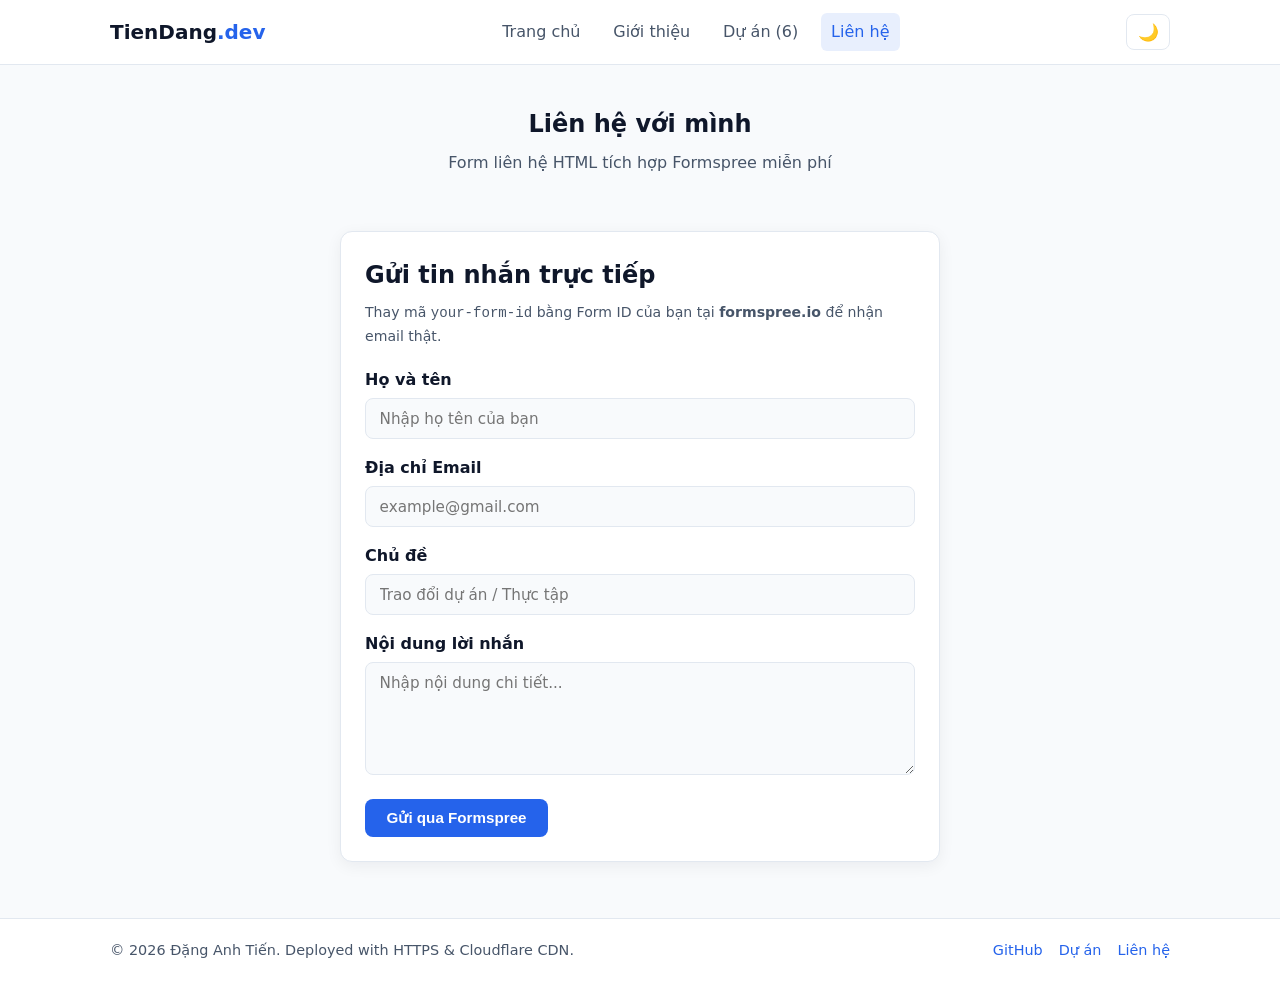
<file: contact.html>
<!DOCTYPE html>
<html lang="vi">
<head>
  <meta charset="UTF-8">
  <meta name="viewport" content="width=device-width, initial-scale=1.0">
  <title>Liên hệ | Đặng Anh Tiến</title>
  <link rel="stylesheet" href="css/style.css">
</head>
<body>
  <header class="navbar">
    <div class="container nav-container">
      <a href="index.html" class="logo">TienDang<span>.dev</span></a>
      <nav class="nav-links" id="navLinks">
        <a href="index.html">Trang chủ</a>
        <a href="about.html">Giới thiệu</a>
        <a href="projects.html">Dự án (6)</a>
        <a href="contact.html" class="active">Liên hệ</a>
      </nav>
      <div class="nav-actions">
        <button id="themeToggle" class="theme-btn" aria-label="Chuyển giao diện Sáng/Tối">🌙</button>
        <button id="menuToggle" class="menu-btn" aria-label="Mở menu">☰</button>
      </div>
    </div>
  </header>

  <main>
    <section class="page-banner reveal">
      <div class="container">
        <h1>Liên hệ với mình</h1>
        <p>Form liên hệ HTML tích hợp Formspree miễn phí</p>
      </div>
    </section>

    <section class="section reveal">
      <div class="container contact-wrapper">
        <div class="card-box">
          <h2>Gửi tin nhắn trực tiếp</h2>
          <p class="form-note">Thay mã <code>your-form-id</code> bằng Form ID của bạn tại <strong>formspree.io</strong> để nhận email thật.</p>
          <form action="https://formspree.io/f/your-form-id" method="POST" class="contact-form">
            <div class="form-group">
              <label for="name">Họ và tên</label>
              <input type="text" id="name" name="name" placeholder="Nhập họ tên của bạn" required>
            </div>
            <div class="form-group">
              <label for="email">Địa chỉ Email</label>
              <input type="email" id="email" name="email" placeholder="example@gmail.com" required>
            </div>
            <div class="form-group">
              <label for="subject">Chủ đề</label>
              <input type="text" id="subject" name="subject" placeholder="Trao đổi dự án / Thực tập" required>
            </div>
            <div class="form-group">
              <label for="message">Nội dung lời nhắn</label>
              <textarea id="message" name="message" rows="5" placeholder="Nhập nội dung chi tiết..." required></textarea>
            </div>
            <button type="submit" class="btn btn-primary">Gửi qua Formspree</button>
          </form>
        </div>
      </div>
    </section>
  </main>

  <footer class="footer">
    <div class="container footer-content">
      <p>&copy; 2026 Đặng Anh Tiến. Deployed with HTTPS &amp; Cloudflare CDN.</p>
      <div class="footer-links">
        <a href="https://github.com/danganhtien21022005-sys" target="_blank" rel="noopener">GitHub</a>
        <a href="projects.html">Dự án</a>
        <a href="contact.html">Liên hệ</a>
      </div>
    </div>
  </footer>

  <script src="js/script.js"></script>
</body>
</html>
</file>
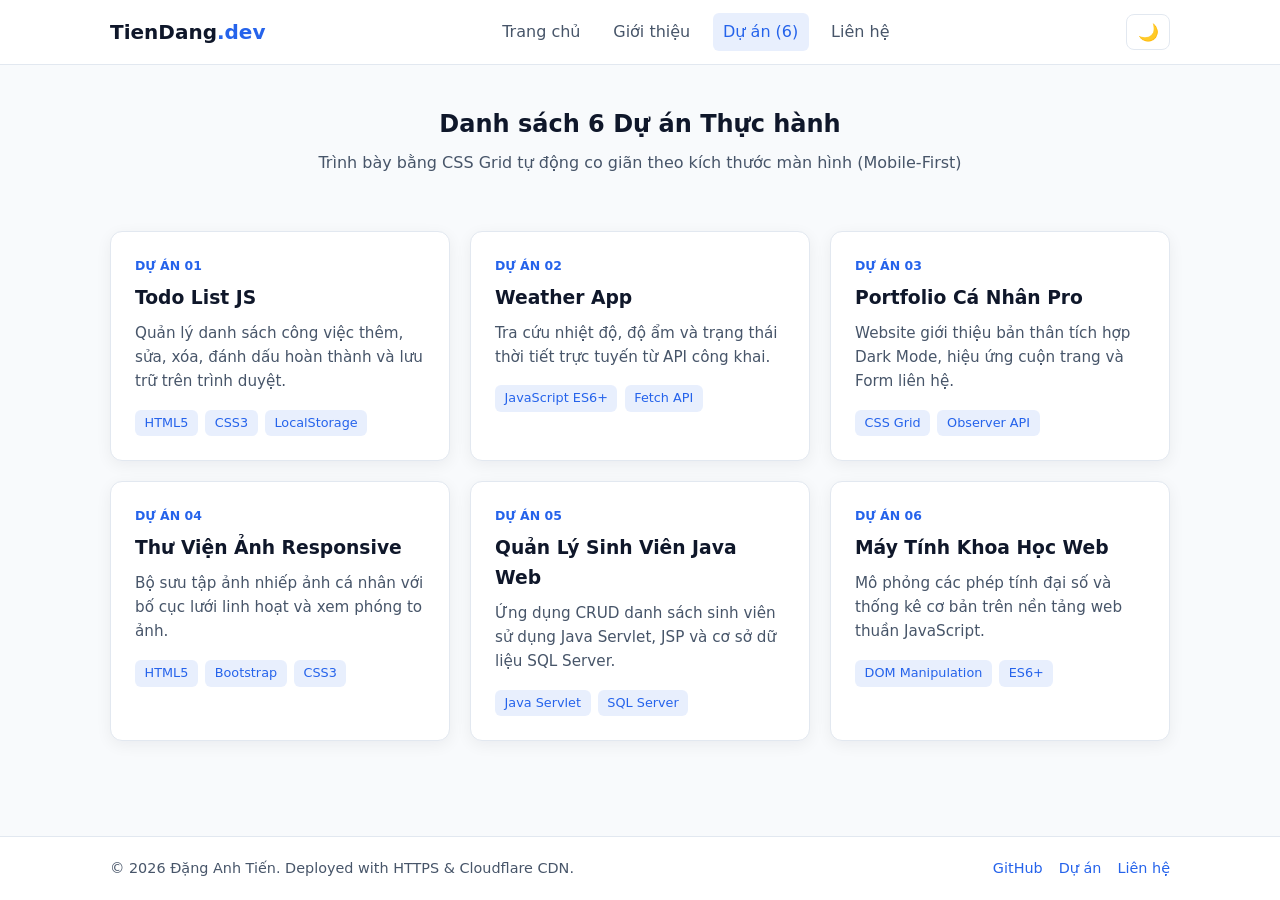
<file: projects.html>
<!DOCTYPE html>
<html lang="vi">
<head>
  <meta charset="UTF-8">
  <meta name="viewport" content="width=device-width, initial-scale=1.0">
  <title>Dự án (6) | Đặng Anh Tiến</title>
  <link rel="stylesheet" href="css/style.css">
</head>
<body>
  <header class="navbar">
    <div class="container nav-container">
      <a href="index.html" class="logo">TienDang<span>.dev</span></a>
      <nav class="nav-links" id="navLinks">
        <a href="index.html">Trang chủ</a>
        <a href="about.html">Giới thiệu</a>
        <a href="projects.html" class="active">Dự án (6)</a>
        <a href="contact.html">Liên hệ</a>
      </nav>
      <div class="nav-actions">
        <button id="themeToggle" class="theme-btn" aria-label="Chuyển giao diện Sáng/Tối">🌙</button>
        <button id="menuToggle" class="menu-btn" aria-label="Mở menu">☰</button>
      </div>
    </div>
  </header>

  <main>
    <section class="page-banner reveal">
      <div class="container">
        <h1>Danh sách 6 Dự án Thực hành</h1>
        <p>Trình bày bằng CSS Grid tự động co giãn theo kích thước màn hình (Mobile-First)</p>
      </div>
    </section>

    <section class="section">
      <div class="container">
        <div class="projects-grid">
          <article class="project-card reveal">
            <div class="card-tag">Dự án 01</div>
            <h3>Todo List JS</h3>
            <p>Quản lý danh sách công việc thêm, sửa, xóa, đánh dấu hoàn thành và lưu trữ trên trình duyệt.</p>
            <div class="tech-stack"><span>HTML5</span><span>CSS3</span><span>LocalStorage</span></div>
          </article>

          <article class="project-card reveal">
            <div class="card-tag">Dự án 02</div>
            <h3>Weather App</h3>
            <p>Tra cứu nhiệt độ, độ ẩm và trạng thái thời tiết trực tuyến từ API công khai.</p>
            <div class="tech-stack"><span>JavaScript ES6+</span><span>Fetch API</span></div>
          </article>

          <article class="project-card reveal">
            <div class="card-tag">Dự án 03</div>
            <h3>Portfolio Cá Nhân Pro</h3>
            <p>Website giới thiệu bản thân tích hợp Dark Mode, hiệu ứng cuộn trang và Form liên hệ.</p>
            <div class="tech-stack"><span>CSS Grid</span><span>Observer API</span></div>
          </article>

          <article class="project-card reveal">
            <div class="card-tag">Dự án 04</div>
            <h3>Thư Viện Ảnh Responsive</h3>
            <p>Bộ sưu tập ảnh nhiếp ảnh cá nhân với bố cục lưới linh hoạt và xem phóng to ảnh.</p>
            <div class="tech-stack"><span>HTML5</span><span>Bootstrap</span><span>CSS3</span></div>
          </article>

          <article class="project-card reveal">
            <div class="card-tag">Dự án 05</div>
            <h3>Quản Lý Sinh Viên Java Web</h3>
            <p>Ứng dụng CRUD danh sách sinh viên sử dụng Java Servlet, JSP và cơ sở dữ liệu SQL Server.</p>
            <div class="tech-stack"><span>Java Servlet</span><span>SQL Server</span></div>
          </article>

          <article class="project-card reveal">
            <div class="card-tag">Dự án 06</div>
            <h3>Máy Tính Khoa Học Web</h3>
            <p>Mô phỏng các phép tính đại số và thống kê cơ bản trên nền tảng web thuần JavaScript.</p>
            <div class="tech-stack"><span>DOM Manipulation</span><span>ES6+</span></div>
          </article>
        </div>
      </div>
    </section>
  </main>

  <footer class="footer">
    <div class="container footer-content">
      <p>&copy; 2026 Đặng Anh Tiến. Deployed with HTTPS &amp; Cloudflare CDN.</p>
      <div class="footer-links">
        <a href="https://github.com/danganhtien21022005-sys" target="_blank" rel="noopener">GitHub</a>
        <a href="projects.html">Dự án</a>
        <a href="contact.html">Liên hệ</a>
      </div>
    </div>
  </footer>

  <script src="js/script.js"></script>
</body>
</html>
</file>
<file: css/style.css>
:root {
  --bg-body: #f8fafc;
  --bg-card: #ffffff;
  --bg-nav: rgba(255, 255, 255, 0.92);
  --text-main: #0f172a;
  --text-muted: #475569;
  --primary: #2563eb;
  --primary-hover: #1d4ed8;
  --border-color: #e2e8f0;
  --shadow: 0 4px 16px rgba(15, 23, 42, 0.06);
}

body.dark-mode {
  --bg-body: #0f172a;
  --bg-card: #1e293b;
  --bg-nav: rgba(15, 23, 42, 0.92);
  --text-main: #f1f5f9;
  --text-muted: #94a3b8;
  --primary: #3b82f6;
  --primary-hover: #60a5fa;
  --border-color: #334155;
  --shadow: 0 4px 20px rgba(0, 0, 0, 0.35);
}

* {
  margin: 0;
  padding: 0;
  box-sizing: border-box;
}

body {
  font-family: 'Segoe UI', system-ui, -apple-system, sans-serif;
  background-color: var(--bg-body);
  color: var(--text-main);
  line-height: 1.6;
  transition: background-color 0.25s ease, color 0.25s ease;
  display: flex;
  flex-direction: column;
  min-height: 100vh;
}

main {
  flex: 1;
}

.container {
  width: 100%;
  max-width: 1100px;
  margin: 0 auto;
  padding: 0 1.25rem;
}

/* Mobile-First Navigation */
.navbar {
  position: sticky;
  top: 0;
  z-index: 1000;
  background: var(--bg-nav);
  backdrop-filter: blur(8px);
  border-bottom: 1px solid var(--border-color);
}

.nav-container {
  display: flex;
  align-items: center;
  justify-content: space-between;
  height: 64px;
}

.logo {
  font-size: 1.25rem;
  font-weight: 700;
  color: var(--text-main);
  text-decoration: none;
}

.logo span {
  color: var(--primary);
}

.nav-links {
  display: none;
  flex-direction: column;
  position: absolute;
  top: 64px;
  left: 0;
  width: 100%;
  background: var(--bg-card);
  border-bottom: 1px solid var(--border-color);
  padding: 1rem 1.25rem;
  gap: 0.75rem;
}

.nav-links.open {
  display: flex;
}

.nav-links a {
  color: var(--text-muted);
  text-decoration: none;
  font-weight: 500;
  padding: 0.4rem 0.65rem;
  border-radius: 6px;
  transition: color 0.2s, background 0.2s;
}

.nav-links a:hover,
.nav-links a.active {
  color: var(--primary);
  background: rgba(37, 99, 235, 0.1);
}

.nav-actions {
  display: flex;
  align-items: center;
  gap: 0.5rem;
}

.theme-btn,
.menu-btn {
  background: var(--bg-card);
  color: var(--text-main);
  border: 1px solid var(--border-color);
  border-radius: 8px;
  padding: 0.4rem 0.65rem;
  font-size: 1.05rem;
  cursor: pointer;
}

/* Hero Section (Mobile First) */
.hero {
  padding: 3rem 0;
}

.hero-grid {
  display: grid;
  grid-template-columns: 1fr;
  gap: 2rem;
  align-items: center;
  text-align: center;
}

.badge {
  display: inline-block;
  padding: 0.3rem 0.8rem;
  border-radius: 999px;
  background: rgba(37, 99, 235, 0.12);
  color: var(--primary);
  font-size: 0.875rem;
  font-weight: 600;
  margin-bottom: 0.9rem;
}

.hero-content h1 {
  font-size: 1.9rem;
  line-height: 1.25;
  margin-bottom: 0.85rem;
}

.hero-content h1 span {
  color: var(--primary);
}

.hero-content p {
  color: var(--text-muted);
  margin-bottom: 1.5rem;
}

.hero-buttons {
  display: flex;
  flex-wrap: wrap;
  justify-content: center;
  gap: 0.75rem;
}

.avatar-lg {
  width: 190px;
  height: 190px;
  object-fit: cover;
  object-position: top center;
  border-radius: 50%;
  border: 4px solid var(--primary);
  box-shadow: var(--shadow);
  background: #fff;
}

/* Buttons */
.btn {
  display: inline-block;
  padding: 0.65rem 1.35rem;
  border-radius: 8px;
  font-weight: 600;
  text-decoration: none;
  cursor: pointer;
  border: none;
  font-size: 0.95rem;
  transition: background 0.2s, transform 0.15s;
}

.btn-primary {
  background: var(--primary);
  color: #ffffff;
}

.btn-primary:hover {
  background: var(--primary-hover);
}

.btn-outline {
  border: 1px solid var(--border-color);
  color: var(--text-main);
  background: var(--bg-card);
}

/* Sections & CSS Grid for 6 Projects */
.page-banner {
  padding: 2.5rem 0 1.25rem;
  text-align: center;
}

.page-banner p {
  color: var(--text-muted);
  margin-top: 0.4rem;
}

.section {
  padding: 2.25rem 0 3.5rem;
}

.section-header {
  display: flex;
  justify-content: space-between;
  align-items: center;
  margin-bottom: 1.5rem;
  flex-wrap: wrap;
  gap: 0.5rem;
}

.link-more {
  color: var(--primary);
  text-decoration: none;
  font-weight: 600;
}

.projects-grid {
  display: grid;
  grid-template-columns: 1fr;
  gap: 1.25rem;
}

.project-card,
.card-box {
  background: var(--bg-card);
  border: 1px solid var(--border-color);
  border-radius: 12px;
  padding: 1.5rem;
  box-shadow: var(--shadow);
}

.card-tag {
  font-size: 0.78rem;
  font-weight: 700;
  text-transform: uppercase;
  color: var(--primary);
  margin-bottom: 0.4rem;
}

.project-card h3 {
  margin-bottom: 0.5rem;
}

.project-card p {
  color: var(--text-muted);
  font-size: 0.95rem;
  margin-bottom: 1rem;
}

.tech-stack {
  display: flex;
  flex-wrap: wrap;
  gap: 0.45rem;
}

.tech-stack span {
  font-size: 0.8rem;
  padding: 0.2rem 0.6rem;
  border-radius: 6px;
  background: rgba(37, 99, 235, 0.1);
  color: var(--primary);
  font-weight: 500;
}

/* About & Contact */
.about-grid {
  display: grid;
  grid-template-columns: 1fr;
  gap: 1.75rem;
  align-items: center;
  text-align: center;
}

.info-list {
  list-style: none;
  margin-top: 1rem;
  text-align: left;
}

.info-list li {
  padding: 0.45rem 0;
  border-bottom: 1px solid var(--border-color);
}

.contact-wrapper {
  max-width: 640px;
}

.form-note {
  font-size: 0.88rem;
  color: var(--text-muted);
  margin: 0.4rem 0 1.25rem;
}

.form-group {
  margin-bottom: 1rem;
}

.form-group label {
  display: block;
  font-weight: 600;
  margin-bottom: 0.35rem;
}

.form-group input,
.form-group textarea {
  width: 100%;
  padding: 0.65rem 0.85rem;
  border-radius: 8px;
  border: 1px solid var(--border-color);
  background: var(--bg-body);
  color: var(--text-main);
  font-family: inherit;
  font-size: 0.95rem;
}

/* Scroll Reveal Animation (Intersection Observer) */
.reveal {
  opacity: 0;
  transform: translateY(24px);
  transition: opacity 0.6s ease, transform 0.6s ease;
}

.reveal.visible {
  opacity: 1;
  transform: translateY(0);
}

/* Footer */
.footer {
  border-top: 1px solid var(--border-color);
  background: var(--bg-card);
  padding: 1.25rem 0;
  font-size: 0.9rem;
  color: var(--text-muted);
}

.footer-content {
  display: flex;
  flex-direction: column;
  align-items: center;
  gap: 0.6rem;
  text-align: center;
}

.footer-links {
  display: flex;
  gap: 1rem;
}

.footer-links a {
  color: var(--primary);
  text-decoration: none;
}

/* Tablet & Desktop Breakpoints */
@media (min-width: 768px) {
  .menu-btn {
    display: none;
  }

  .nav-links {
    display: flex;
    position: static;
    flex-direction: row;
    width: auto;
    background: transparent;
    border: none;
    padding: 0;
  }

  .hero-grid {
    grid-template-columns: 1.3fr 0.7fr;
    text-align: left;
  }

  .hero-content h1 {
    font-size: 2.5rem;
  }

  .hero-buttons {
    justify-content: flex-start;
  }

  .avatar-lg {
    width: 230px;
    height: 230px;
  }

  .projects-grid {
    grid-template-columns: repeat(2, 1fr);
  }

  .about-grid {
    grid-template-columns: 240px 1fr;
    text-align: left;
  }

  .footer-content {
    flex-direction: row;
    justify-content: space-between;
  }
}

@media (min-width: 1024px) {
  .projects-grid {
    grid-template-columns: repeat(3, 1fr);
  }
}
</file>
